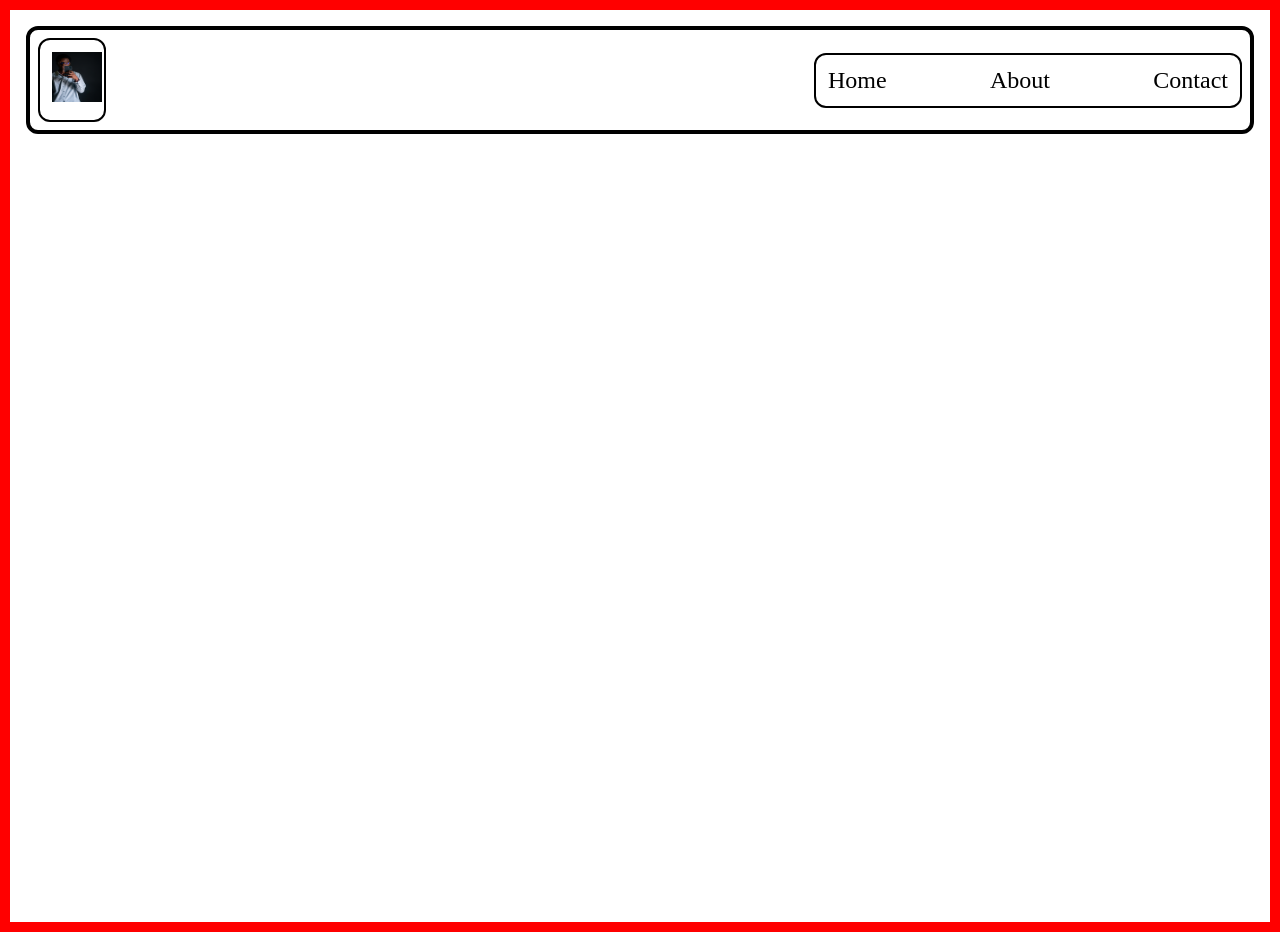
<file: Class-Work.LAYOUT/index.html>
<!DOCTYPE html>
<html lang="en">
<head>
    <meta charset="UTF-8">
    <meta name="viewport" content="width=device-width, initial-scale=1.0">
    <link rel="stylesheet" href="style.css">
    <title>Layout</title>
</head>
<body>
    <main>
        <nav>
            <div class="logo"><img src="logo.png" alt="" width="50px" height="50px"></div>
            <div class="more">
                <span><a href="index.html">Home</a></span>
                <span><a target="_blank" href="https://www.youtube.com/">About</a></span>
                <span><a href="https://whatsapp.com/">Contact</a></span>
            </div>
        </nav>
    </main>
</body>
</html>
</file>
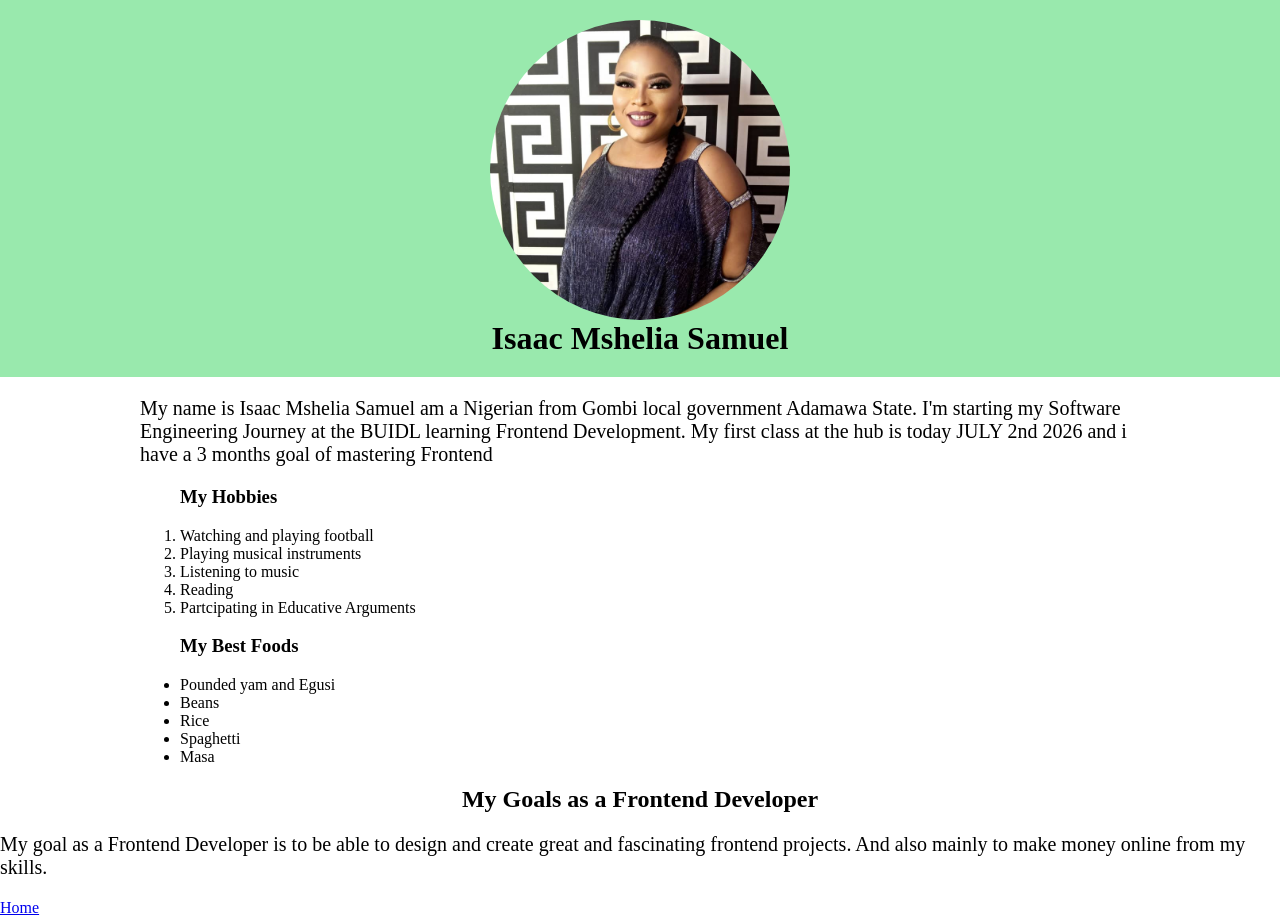
<file: Portfolio website/index.html>
<!DOCTYPE html>
<html lang="en">
<head>
    <meta charset="UTF-8">
    <meta name="viewport" content="width=device-width, initial-scale=1.0">
    <title>My Portfolio</title>
    <link rel="stylesheet" href="style.css">

</head>
<body>

    <div class="profile-head">
        <img class="profile-pics" src="IMG-20240524-WA0028 - Copy.jpg" alt="A picture of my beautiful mom">
    
        <h1 class="username">Isaac Mshelia Samuel</h1>
    </div>
    
    <div class="main-section">
        <p>My name is Isaac Mshelia Samuel am a Nigerian from Gombi local government Adamawa State. I'm starting my Software Engineering Journey at the BUIDL learning Frontend Development. My first class at the hub is today JULY 2nd 2026 and i have a 3 months goal of mastering Frontend </p>
        
        <div class="list-section">
            <div class="hobbies">
                <ol>
                    <h3>My Hobbies</h3>
                    <li>Watching and  playing football</li>
                    <li>Playing musical instruments</li>
                    <li>Listening to music</li>
                    <li>Reading</li>
                    <li>Partcipating in Educative Arguments</li>
                </ol>
            </div>
            
            <div class="food">
                <ul>
                    <h3>My Best Foods</h3>
                    <li>Pounded yam and Egusi</li>
                    <li>Beans</li>
                    <li>Rice</li>
                    <li>Spaghetti</li>
                    <li>Masa</li>
                </ul>
            </div>
        </div> 
    </div>
    

    <h2 class="sub-title">My Goals as a Frontend Developer</h2>
    <p class="goals">My goal as a Frontend Developer is to be able to design and create great and fascinating frontend projects. And also mainly to make money online from my skills.</p>
    <a href="index.html">Home</a>
</body>
</html>
</file>
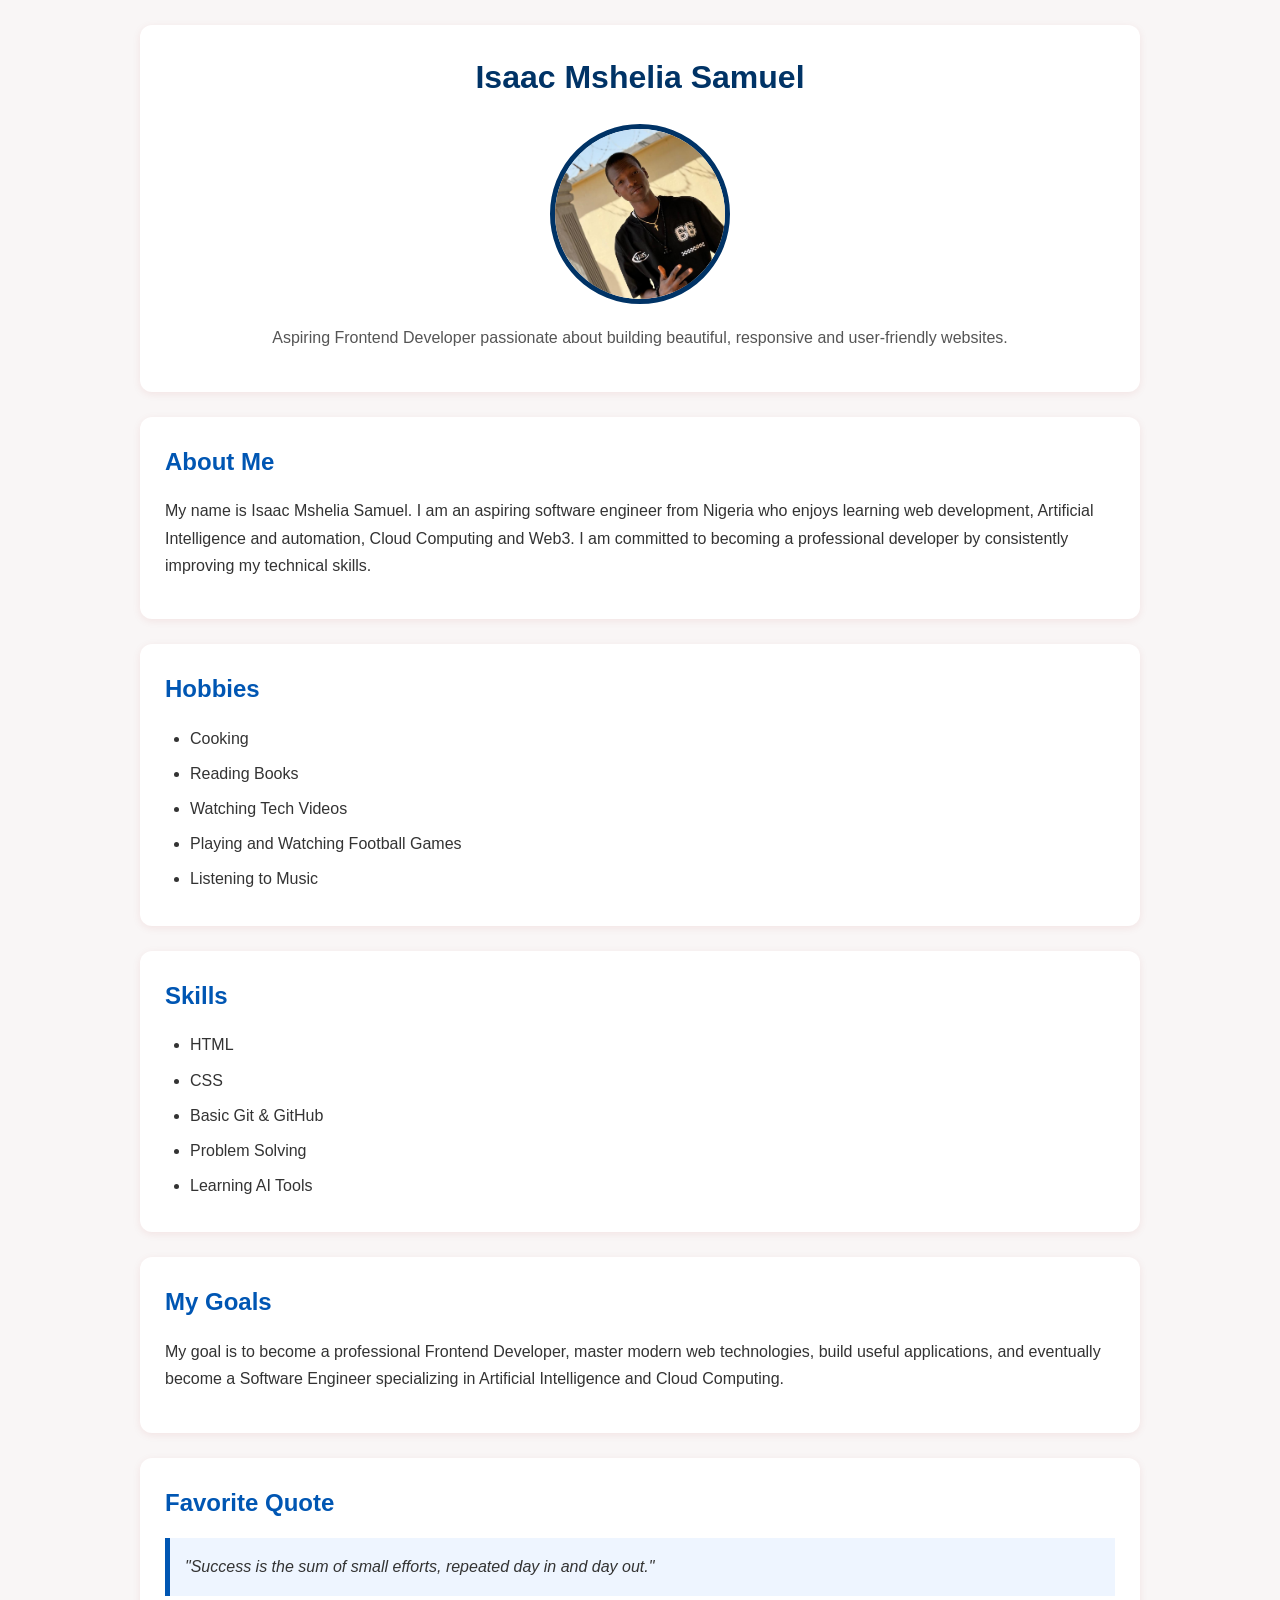
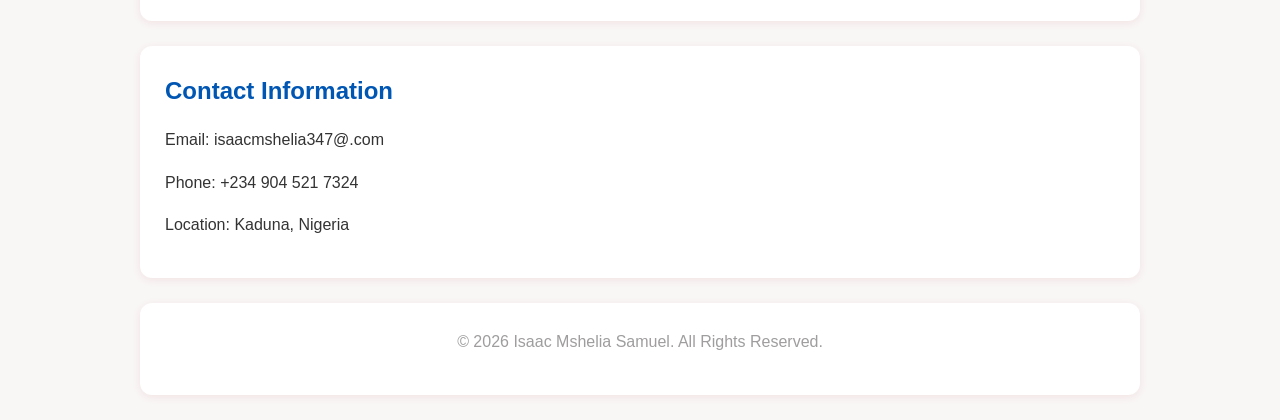
<file: PORTFOLIO-WEB-ASSIGNMENT/index.html>
<!DOCTYPE html>
<html lang="en">
<head>
    <meta charset="UTF-8">
    <meta name="viewport" content="width=device-width, initial-scale=1.0">
    <title>Isaac Mshelia Portfolio</title>
    <link rel="stylesheet" href="style.css">
</head>

<body>
    <header>
        <h1>Isaac Mshelia Samuel</h1>
        <img src="Images/profile2.jpg" alt="Isaac's Profile Picture">
        <p class="intro-text">
            Aspiring Frontend Developer passionate about building beautiful, responsive and user-friendly websites.
        </p>
    </header>

    <section>
        <h2>About Me</h2>
        <p>
            My name is Isaac Mshelia Samuel. I am an aspiring software engineer from Nigeria who enjoys learning web development, Artificial Intelligence and automation, Cloud Computing and Web3. I am committed to becoming a professional developer by consistently improving my technical skills.
        </p>
    </section>

    <section>
        <h2>Hobbies</h2>
        <ul>
            <li>Cooking</li>
            <li>Reading Books</li>
            <li>Watching Tech Videos</li>
            <li>Playing and Watching Football Games</li>
            <li>Listening to Music</li>
        </ul>
    </section>

    <section>
        <h2>Skills</h2>
        <ul>
            <li>HTML</li>
            <li>CSS</li>
            <li>Basic Git & GitHub</li>
            <li>Problem Solving</li>
            <li>Learning AI Tools</li>
        </ul>
    </section>

    <section>
        <h2>My Goals</h2>
        <p>
            My goal is to become a professional Frontend Developer, master modern web technologies, build useful applications, and eventually become a Software Engineer specializing in Artificial Intelligence and Cloud Computing.
        </p>
    </section>

    <section>
        <h2>Favorite Quote</h2>
        <blockquote>
            "Success is the sum of small efforts, repeated day in and day out."
        </blockquote>
    </section>

    <section>
        <h2>Contact Information</h2>
        <p>Email: isaacmshelia347@.com</p>
        <p>Phone: +234 904 521 7324</p>
        <p>Location: Kaduna, Nigeria</p>
    </section>

    <footer>
        <p>&copy; 2026 Isaac Mshelia Samuel. All Rights Reserved.</p>
    </footer>
</body>
</html>
</file>
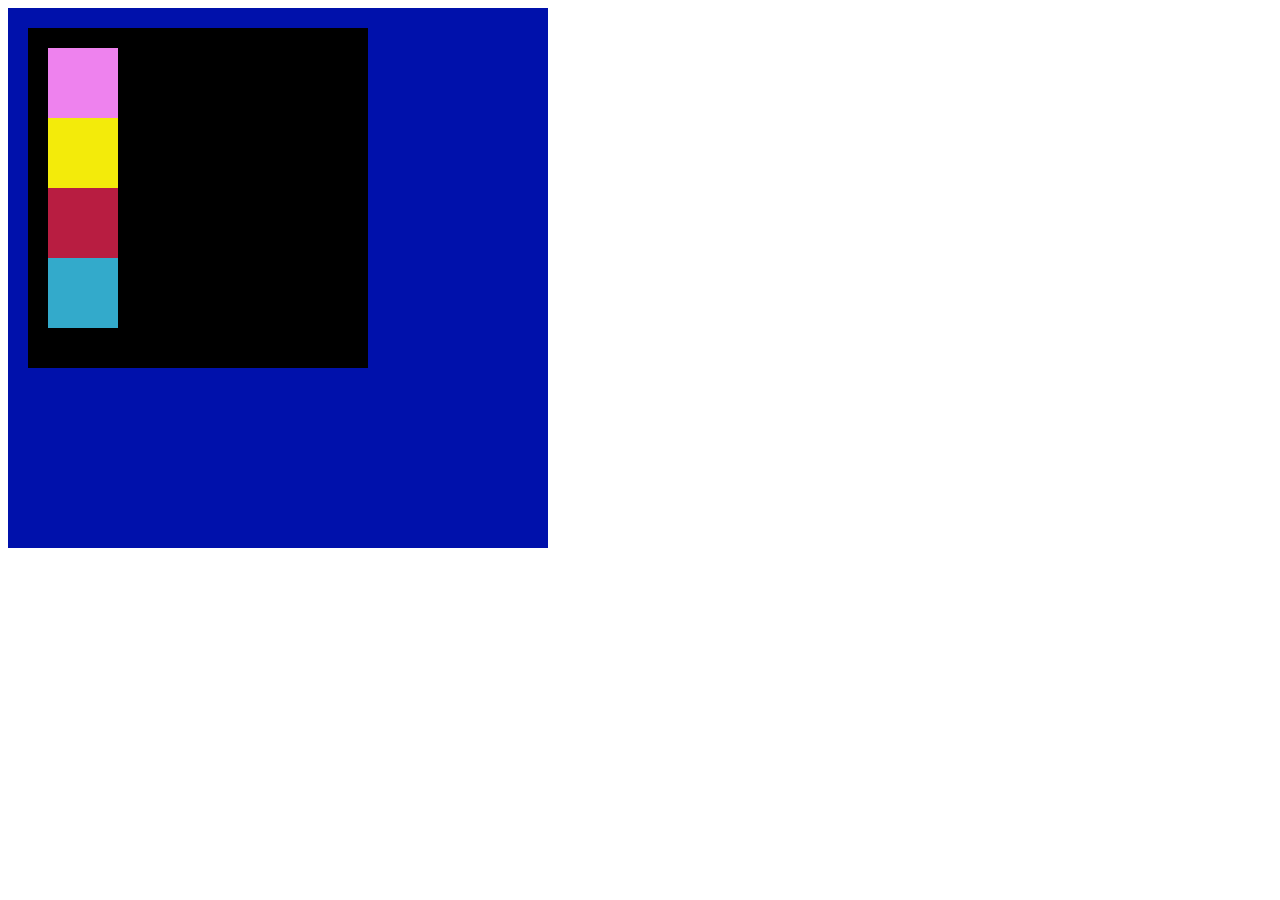
<file: FLEX/flex.html>
<!DOCTYPE html>
<html lang="en">
<head>
    <meta charset="UTF-8">
    <meta name="viewport" content="width=device-width, initial-scale=1.0">
    <title>Document</title>
    <style>
        .in-box {
            width: 70px;
            height: 70px;
        }
        .in {
            background: violet;
        }

        .in2 {
            background: rgb(243, 235, 10);
        }

        .in3 {
            background: #b81d41;
        }

        .in4 {
            background: #33aacb;
        }
        
        .out {
            background-color: #0011ab;
            width: 500px;
            height: 500px;
            display: flex;
            justify-content: space-between;
            flex-direction: column;
            padding: 20px;
        }

        .black {
            background: black;
            padding: 20px;
            width: 300px;
            height: 300px;

        }
    </style>
</head>
<body>
    <div class="out">
        <div class="black">
            <div class="in in-box"></div>
            <div class="in2 in-box"></div>
            <div class="in3 in-box"></div>
            <div class="in4 in-box"></div>
        </div>
    </div>
</body>
</html>
</file>
<file: Class-Work.LAYOUT/style.css>
* {
    margin: 0;
    padding: 0;
}

body {
    border: 10px solid red;
    height: 100vh;
    padding: 6px;
    font-size: 24px;
}

main {
    flex-direction: column;
    display: flex;
    padding: 10px;
    
}

nav {
    border: 4px solid black;
    border-radius: 12px;
    padding: 8px;
    display: flex;
    justify-content: space-between;
    align-items: center;
}

a {
    text-decoration: none;
    color: black;
}

a:hover {
    color: red;
    text-decoration: underline;
}

.logo {
    border: 2px solid black;
    width: 40px;
    padding: 12px;
    border-radius: 12px;
}

.more {
    border: 2px solid black;
    width: 400px;
    padding: 22px;
    border-radius: 12px;
    padding: 12px;
    justify-content: space-between;
    display: flex;
}
</file>
<file: Portfolio website/style.css>
body {
    margin: 0;
    padding: 0;
}

p { 
    font-size: 20px;
}
h1 {
    margin: 0;
}

.profile-pics {
    border-radius: 50%;
    width: 300px;
    height: 300px;
    object-fit: cover;
}

.profile-head{
    background-color: rgba(0, 200, 50, .4);
    display: flex;
    justify-content: center;
    align-items: center;
    flex-direction: column;
    padding: 20px;
}

.main-section {
    width: 1000px;
    margin: auto;
}

.sub-title {
    text-align: center;
}
</file>
<file: PORTFOLIO-WEB-ASSIGNMENT/style.css>
/* Reset */
*{
    margin:0; 
    padding:0;
    box-sizing:border-box;
}

/* Body */
body{
    font-family:Arial, Helvetica, sans-serif;
    background:#f9f6f6;
    color:#333;
    line-height:1.7; 
}

/* Image */
img{
    display: grid;
    margin:20px auto;
    width:180px;
    height:180px;
    object-fit:cover;
    border:5px solid #003366;
    border-radius:50%;
}

img:hover{
    transform: scale(1.05);
    transition: 0.3s;
}

/* Intro */
.intro-text{
    text-align:center;
    color:#555;
}

/* Heading */
h1{
    text-align:center;
    color:#003366;
    margin-bottom:20px;
}

h2{
    color:#0056b3;
    margin-bottom:15px;
}

/* Paragraph */
p{
    margin-bottom:15px;
}

ul{
    margin-left:25px;
}

li{
    margin-bottom:8px;
}

/* Main Content */
header,section,footer{
    width:80%;
    max-width:1000px;
    margin: 25px auto;
    background:white;
    padding:25px;
    border-radius:12px;
    box-shadow:0 2px 8px rgba(163, 1, 1, 0.08);
} 

section:hover{
    transform: translateY(-3px);
    transition: 0.3s;
}

/* Lists */

/* Quote */
blockquote{
    background:#eef5ff;
    border-left:5px solid #0056b3;
    padding:15px;
    font-style: italic;
}

/* Footer */
footer{
    text-align:center;
    color:#9f9d9d;
}
</file>
